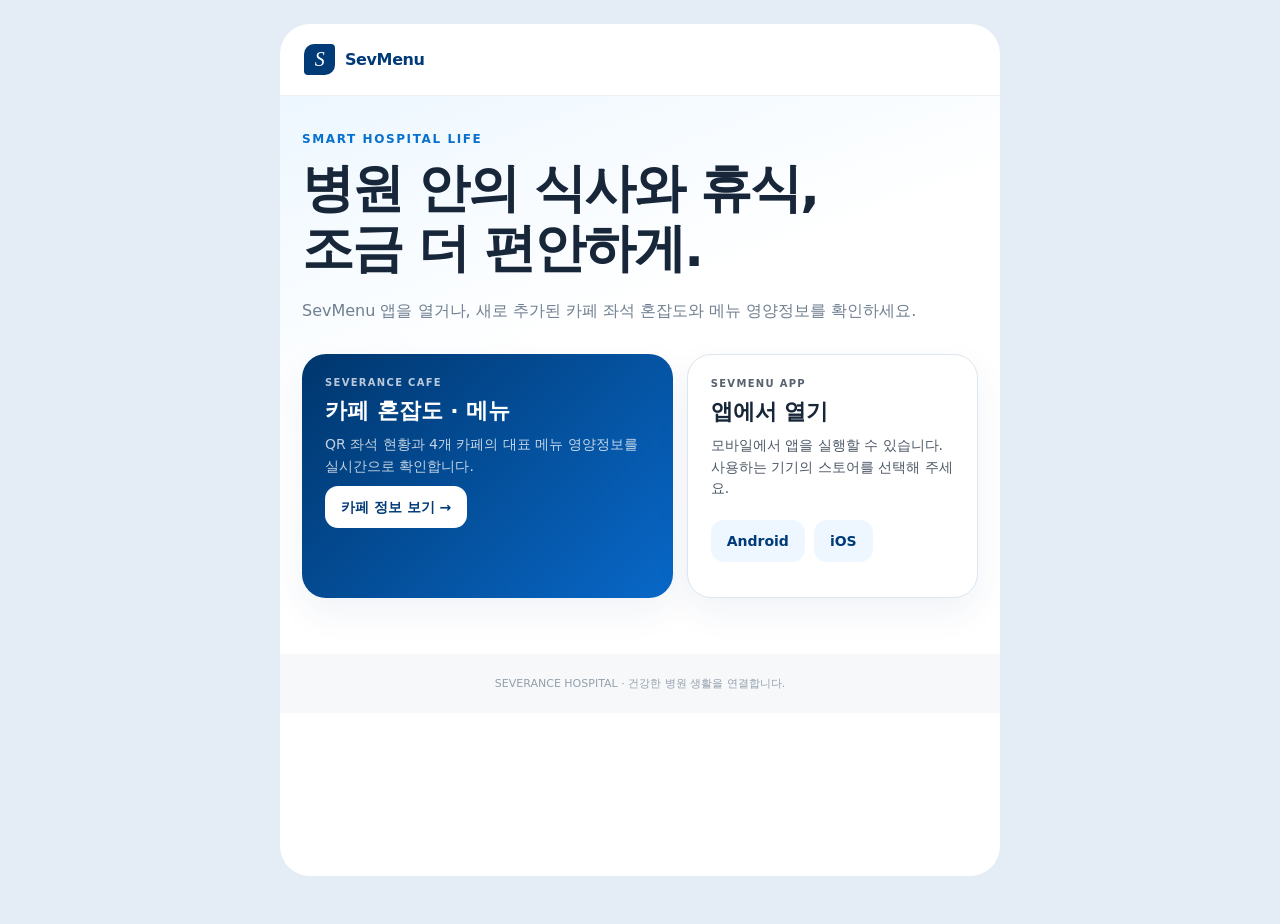
<file: index.html>
<!doctype html>
<html lang="ko">
<head>
  <meta charset="utf-8" />
  <meta name="viewport" content="width=device-width,initial-scale=1,viewport-fit=cover" />
  <title>SevMenu 열기</title>
  <meta name="description" content="SevMenu 앱을 열거나 세브란스 카페 혼잡도와 메뉴를 확인하세요." />
  <meta name="apple-itunes-app" content="app-id=6499293178, app-argument=sevmenu://open" />
  <meta property="og:title" content="SevMenu" />
  <meta property="og:description" content="병원 식단과 카페 정보를 한곳에서 확인하세요." />
  <meta property="og:type" content="website" />
  <meta property="og:url" content="" />
  <style>
    :root{--navy:#003b78;--blue:#0871cf;--pale:#eef7ff;--ink:#172638;--muted:#6f7f90;--line:#dce6ef}
    *{box-sizing:border-box}
    body{margin:0;min-height:100vh;background:#e4edf5;color:var(--ink);font-family:system-ui,-apple-system,"Noto Sans KR",sans-serif}
    .shell{width:min(100%,720px);min-height:100vh;margin:auto;background:#fff}
    header{height:72px;display:flex;align-items:center;padding:0 24px;border-bottom:1px solid #edf1f4}
    .brand{display:flex;align-items:center;gap:10px;color:var(--navy);font-weight:850;letter-spacing:-.4px}
    .brand-mark{display:grid;place-items:center;width:31px;height:31px;border-radius:10px 4px 10px 4px;background:var(--navy);color:#fff;font:italic 20px Georgia}
    main{padding:36px 22px 56px;background:linear-gradient(160deg,#edf7ff 0,#fff 42%)}
    .eyebrow{margin:0 0 12px;color:var(--blue);font-size:12px;font-weight:800;letter-spacing:1.6px}
    h1{margin:0;font-size:clamp(34px,8vw,52px);line-height:1.16;letter-spacing:-2px}
    .lead{margin:18px 0 30px;color:var(--muted);line-height:1.7}
    .grid{display:grid;gap:14px}
    .card{padding:23px;border:1px solid var(--line);border-radius:24px;background:#fff;box-shadow:0 14px 35px #003b7810}
    .card.cafe{background:linear-gradient(135deg,#00366d,#0868c8);color:#fff;border:0}
    .card small{display:block;margin-bottom:8px;font-size:10px;font-weight:800;letter-spacing:1.3px;opacity:.72}
    .card h2{margin:0 0 8px;font-size:22px}
    .card p{margin:0 0 20px;font-size:14px;line-height:1.55;opacity:.76}
    .actions{display:flex;gap:9px;flex-wrap:wrap}
    button,.button{border:0;border-radius:13px;padding:13px 16px;font:inherit;font-size:14px;font-weight:800;cursor:pointer;text-decoration:none}
    [hidden]{display:none!important}
    .primary{background:var(--navy);color:#fff}
    .secondary{background:var(--pale);color:var(--navy)}
    .cafe .button{background:#fff;color:var(--navy)}
    #hint{margin:12px 0 0;color:var(--muted);font-size:12px;line-height:1.55}
    footer{padding:22px;text-align:center;color:#94a0ac;font-size:11px;background:#f6f8fa}
    @media(min-width:620px){.shell{margin:24px auto;min-height:calc(100vh - 48px);border-radius:30px;overflow:hidden}.grid{grid-template-columns:1.12fr .88fr}}
  </style>
</head>
<body>
  <div class="shell">
    <header><div class="brand"><span class="brand-mark">S</span>SevMenu</div></header>
    <main>
      <p class="eyebrow">SMART HOSPITAL LIFE</p>
      <h1>병원 안의 식사와 휴식,<br>조금 더 편안하게.</h1>
      <p class="lead">SevMenu 앱을 열거나, 새로 추가된 카페 좌석 혼잡도와 메뉴 영양정보를 확인하세요.</p>
      <div class="grid">
        <section class="card cafe">
          <small>SEVERANCE CAFE</small>
          <h2>카페 혼잡도 · 메뉴</h2>
          <p>QR 좌석 현황과 4개 카페의 대표 메뉴 영양정보를 실시간으로 확인합니다.</p>
          <a class="button" href="./cafe/">카페 정보 보기 →</a>
        </section>
        <section class="card">
          <small>SEVMENU APP</small>
          <h2>앱에서 열기</h2>
          <p id="subtitle">앱이 설치되어 있으면 바로 열고, 없다면 스토어로 안내합니다.</p>
          <div class="actions">
            <button id="openBtn" class="primary" hidden>앱 실행</button>
            <a id="androidBtn" class="button secondary" href="#" rel="noopener" hidden>Android</a>
            <a id="appleBtn" class="button secondary" href="#" rel="noopener" hidden>iOS</a>
          </div>
          <p id="hint" aria-live="polite"></p>
        </section>
      </div>
    </main>
    <footer>SEVERANCE HOSPITAL · 건강한 병원 생활을 연결합니다.</footer>
  </div>
  <script>
    const ANDROID_PACKAGE = "com.sev.menu";
    const PLAY_STORE_URL = "https://play.google.com/store/apps/details?id=" + encodeURIComponent(ANDROID_PACKAGE);
    const APP_STORE_URL = "https://apps.apple.com/app/id6499293178";
    const CUSTOM_SCHEME_PREFIX = "sevmenu://open";
    const ua = navigator.userAgent || "";
    const isAndroid = /Android/i.test(ua);
    const isIOS = /iPhone|iPad|iPod/i.test(ua);
    const subtitle = document.getElementById("subtitle");
    const openBtn = document.getElementById("openBtn");
    const androidBtn = document.getElementById("androidBtn");
    const appleBtn = document.getElementById("appleBtn");
    const hint = document.getElementById("hint");
    androidBtn.href = PLAY_STORE_URL;
    appleBtn.href = APP_STORE_URL;

    function tryOpenApp(){
      if(isAndroid){
        const deepPath =
          (location.pathname === "/" ? "/app/" : ("/app" + location.pathname)) +
          location.search + location.hash;
        const fallback = encodeURIComponent(PLAY_STORE_URL);
        location.href =
          `intent://${"dorivan2001.github.io" + deepPath}` +
          `#Intent;scheme=https;package=${ANDROID_PACKAGE};S.browser_fallback_url=${fallback};end`;
        hint.textContent = "앱 열기를 시도하고 있습니다.";
        return;
      }
      if(isIOS){
        location.href =
          CUSTOM_SCHEME_PREFIX + (location.pathname === "/" ? "" : location.pathname) +
          location.search + location.hash;
        setTimeout(()=>{ hint.textContent = "앱이 열리지 않으면 iOS 버튼을 눌러 설치해 주세요."; },800);
        return;
      }
      hint.textContent = "모바일에서 접속하면 SevMenu 앱으로 연결할 수 있습니다.";
    }

    if(isAndroid){
      subtitle.textContent = '아래 "앱 실행" 버튼을 누르면 SevMenu가 실행됩니다.';
      openBtn.hidden = false;
      androidBtn.hidden = false;
    }else if(isIOS){
      subtitle.textContent = 'Safari 상단의 "열기" 버튼으로 실행하거나 App Store에서 설치할 수 있습니다.';
      appleBtn.hidden = false;
    }else{
      subtitle.textContent = "모바일에서 앱을 실행할 수 있습니다. 사용하는 기기의 스토어를 선택해 주세요.";
      androidBtn.hidden = false;
      appleBtn.hidden = false;
    }

    openBtn.addEventListener("click",tryOpenApp);
    document.querySelector('meta[property="og:url"]').content = location.href;
  </script>
</body>
</html>
</file>
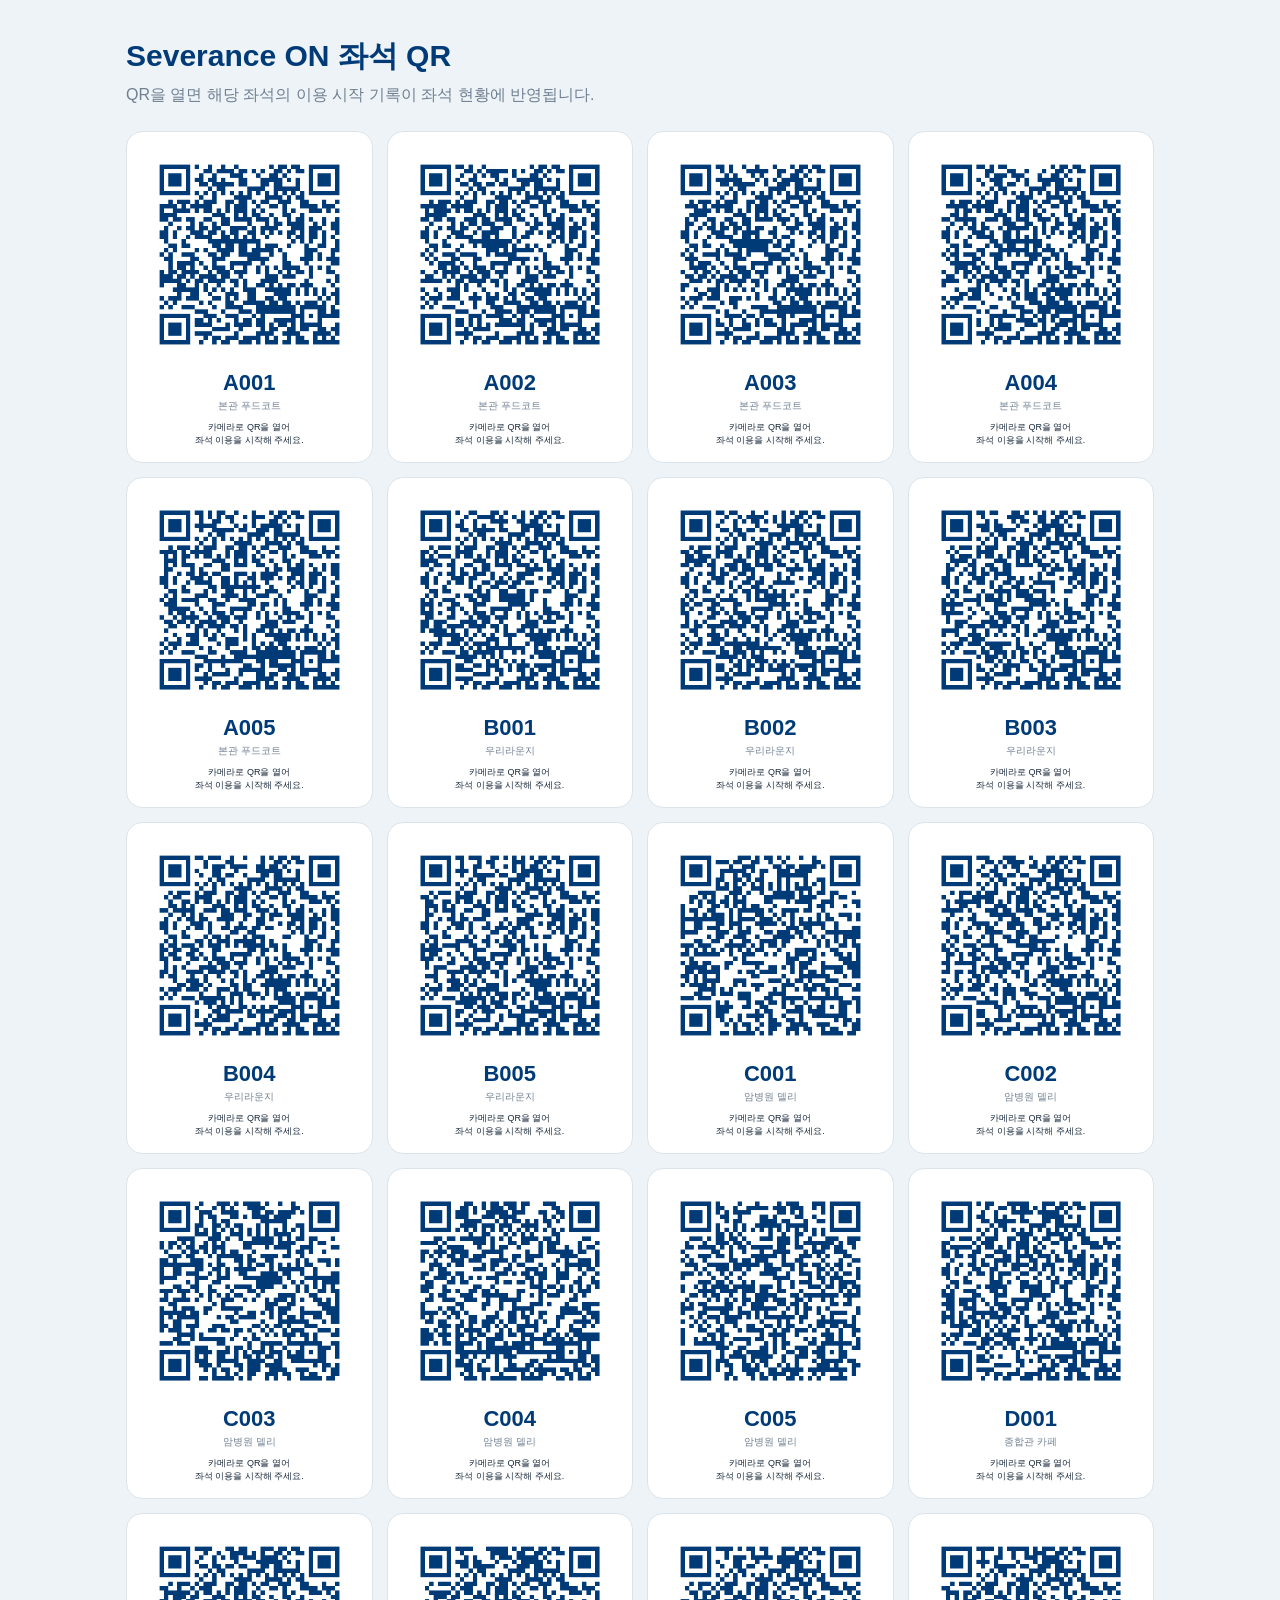
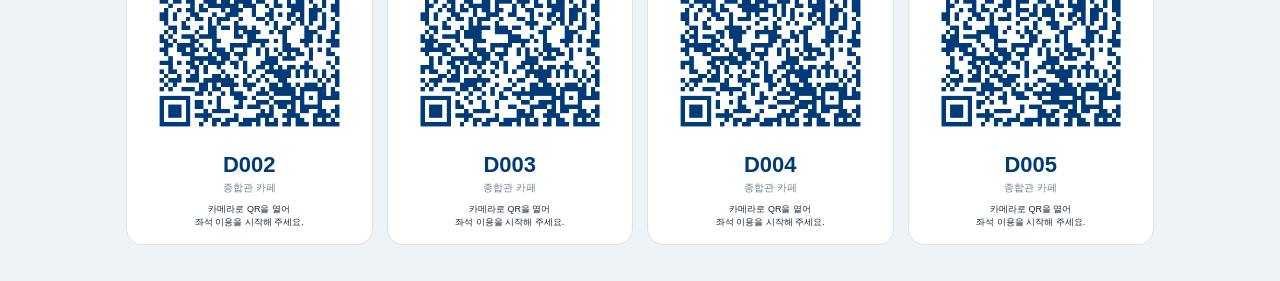
<file: qr/index.html>
<!doctype html>
<html lang="ko">
<head>
  <meta charset="utf-8" />
  <meta name="viewport" content="width=device-width,initial-scale=1" />
  <title>Severance ON · 좌석 QR 인쇄</title>
  <style>
    *{box-sizing:border-box}body{margin:0;color:#162638;font-family:Arial,"Noto Sans KR",sans-serif;background:#eef3f7}
    main{width:min(100%,1100px);margin:auto;padding:36px}
    h1{margin:0;color:#003b78;font-size:30px}p{margin:8px 0 25px;color:#708092}
    .grid{display:grid;grid-template-columns:repeat(4,1fr);gap:14px}
    .card{padding:15px;border:1px solid #dbe4eb;border-radius:16px;background:#fff;text-align:center;break-inside:avoid}
    img{display:block;width:100%;height:auto}.seat{margin-top:8px;color:#003b78;font-size:22px;font-weight:900}
    .store{margin-top:3px;color:#718092;font-size:10px}.guide{margin-top:8px;font-size:9px;line-height:1.45}
    @media(max-width:700px){main{padding:20px}.grid{grid-template-columns:repeat(2,1fr)}}
    @media print{body{background:#fff}main{width:auto;padding:7mm}.grid{grid-template-columns:repeat(4,1fr);gap:3mm}.card{padding:3mm;border-radius:3mm}h1{font-size:20px}p{font-size:10px;margin-bottom:4mm}.seat{font-size:15px}.guide{font-size:7px}}
  </style>
</head>
<body>
  <main>
    <h1>Severance ON 좌석 QR</h1>
    <p>QR을 열면 해당 좌석의 이용 시작 기록이 좌석 현황에 반영됩니다.</p>
    <div class="grid" id="grid"></div>
  </main>
  <script>
    const stores={A:"본관 푸드코트",B:"우리라운지",C:"암병원 델리",D:"종합관 카페"};
    const seats=[...Object.keys(stores).flatMap(prefix=>Array.from({length:5},(_,i)=>`${prefix}${String(i+1).padStart(3,"0")}`))];
    document.getElementById("grid").innerHTML=seats.map(seat=>`
      <article class="card">
        <img src="./images/${seat}.png" alt="${seat} 좌석 QR">
        <div class="seat">${seat}</div>
        <div class="store">${stores[seat[0]]}</div>
        <div class="guide">카메라로 QR을 열어<br>좌석 이용을 시작해 주세요.</div>
      </article>
    `).join("");
  </script>
</body>
</html>
</file>
